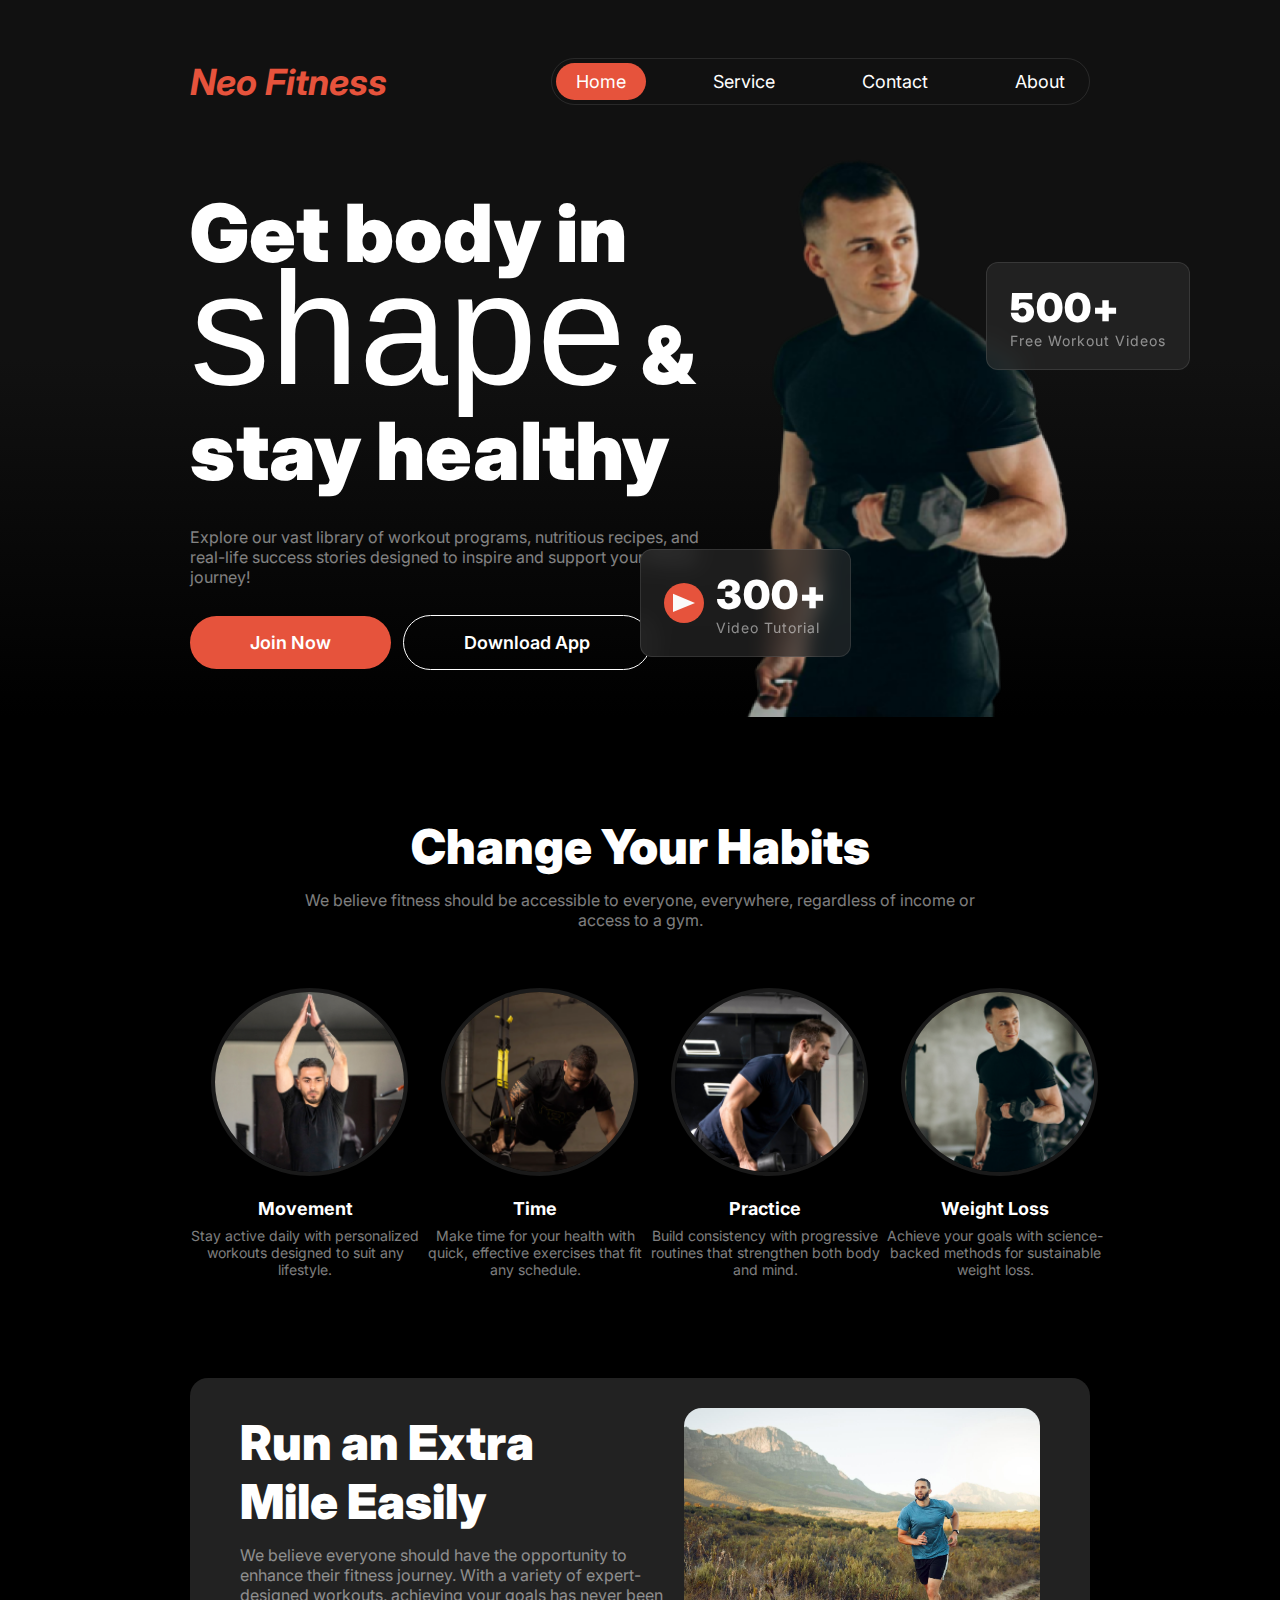
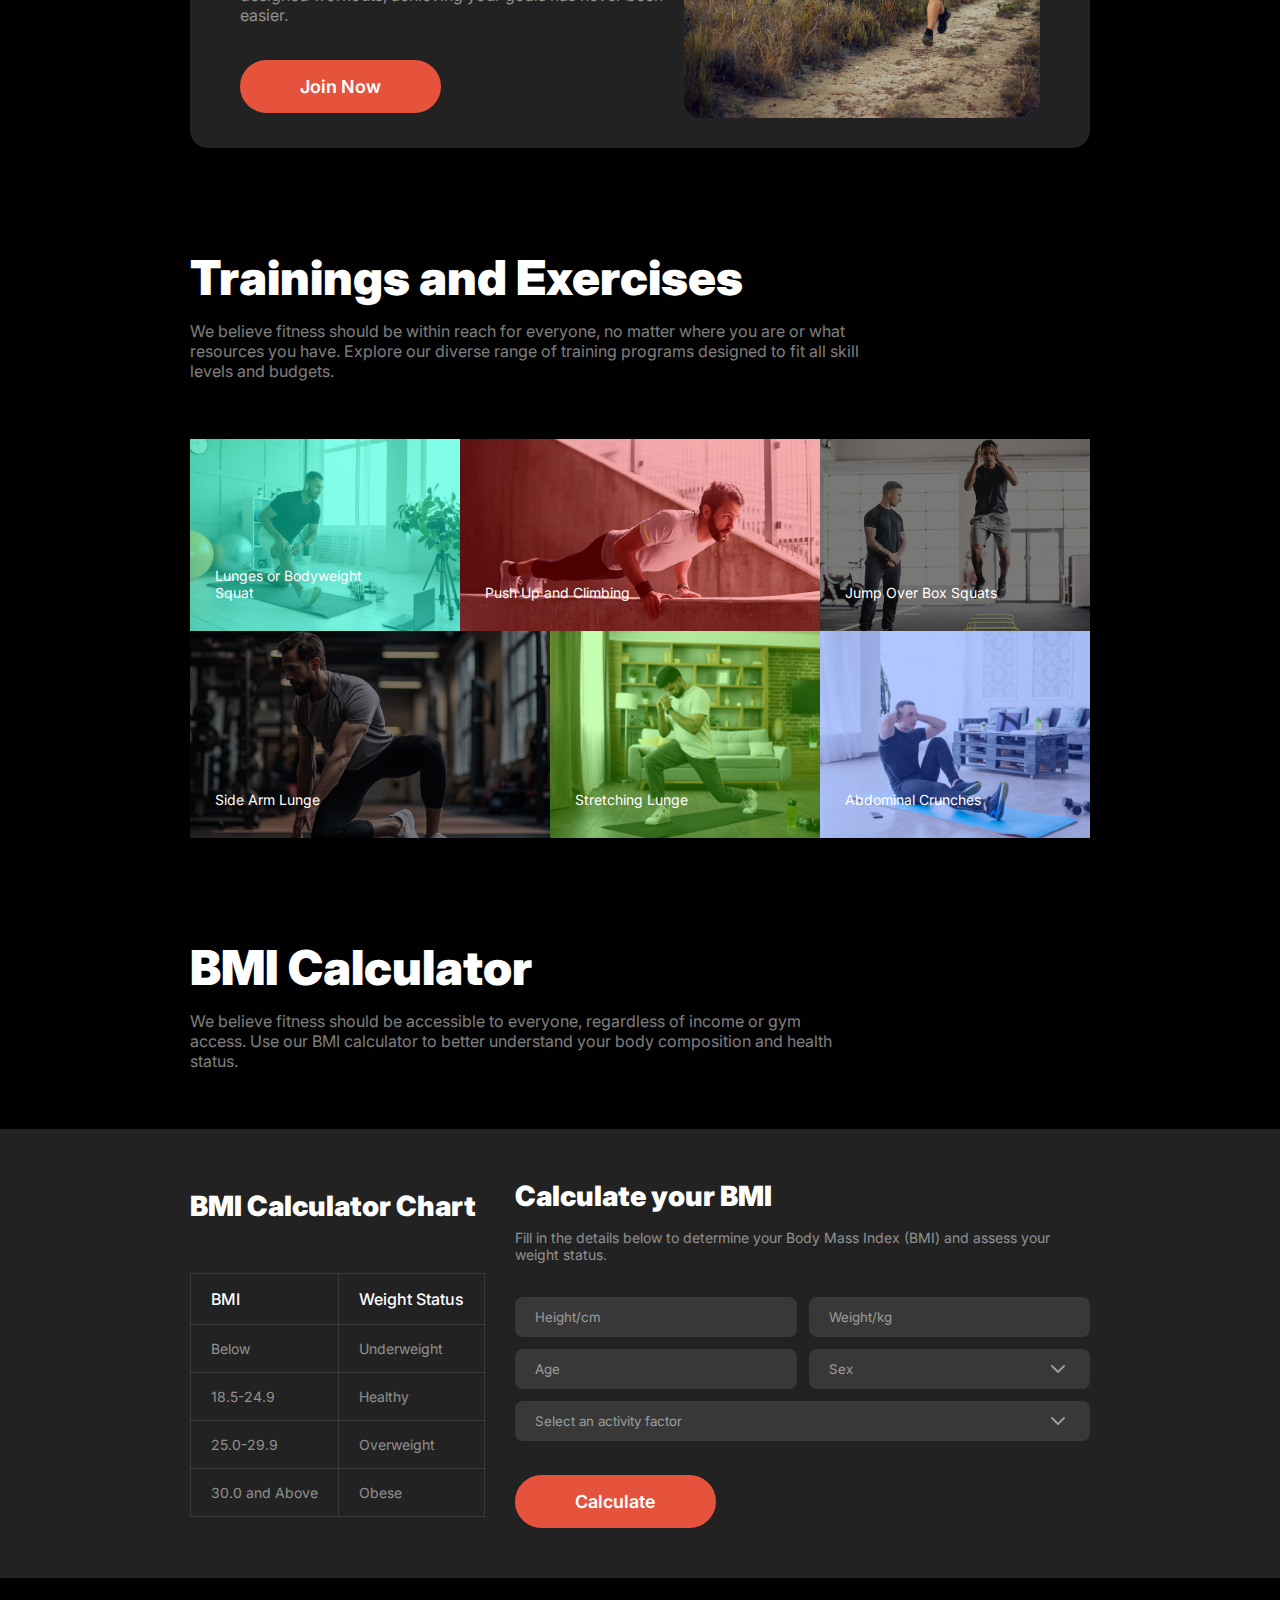
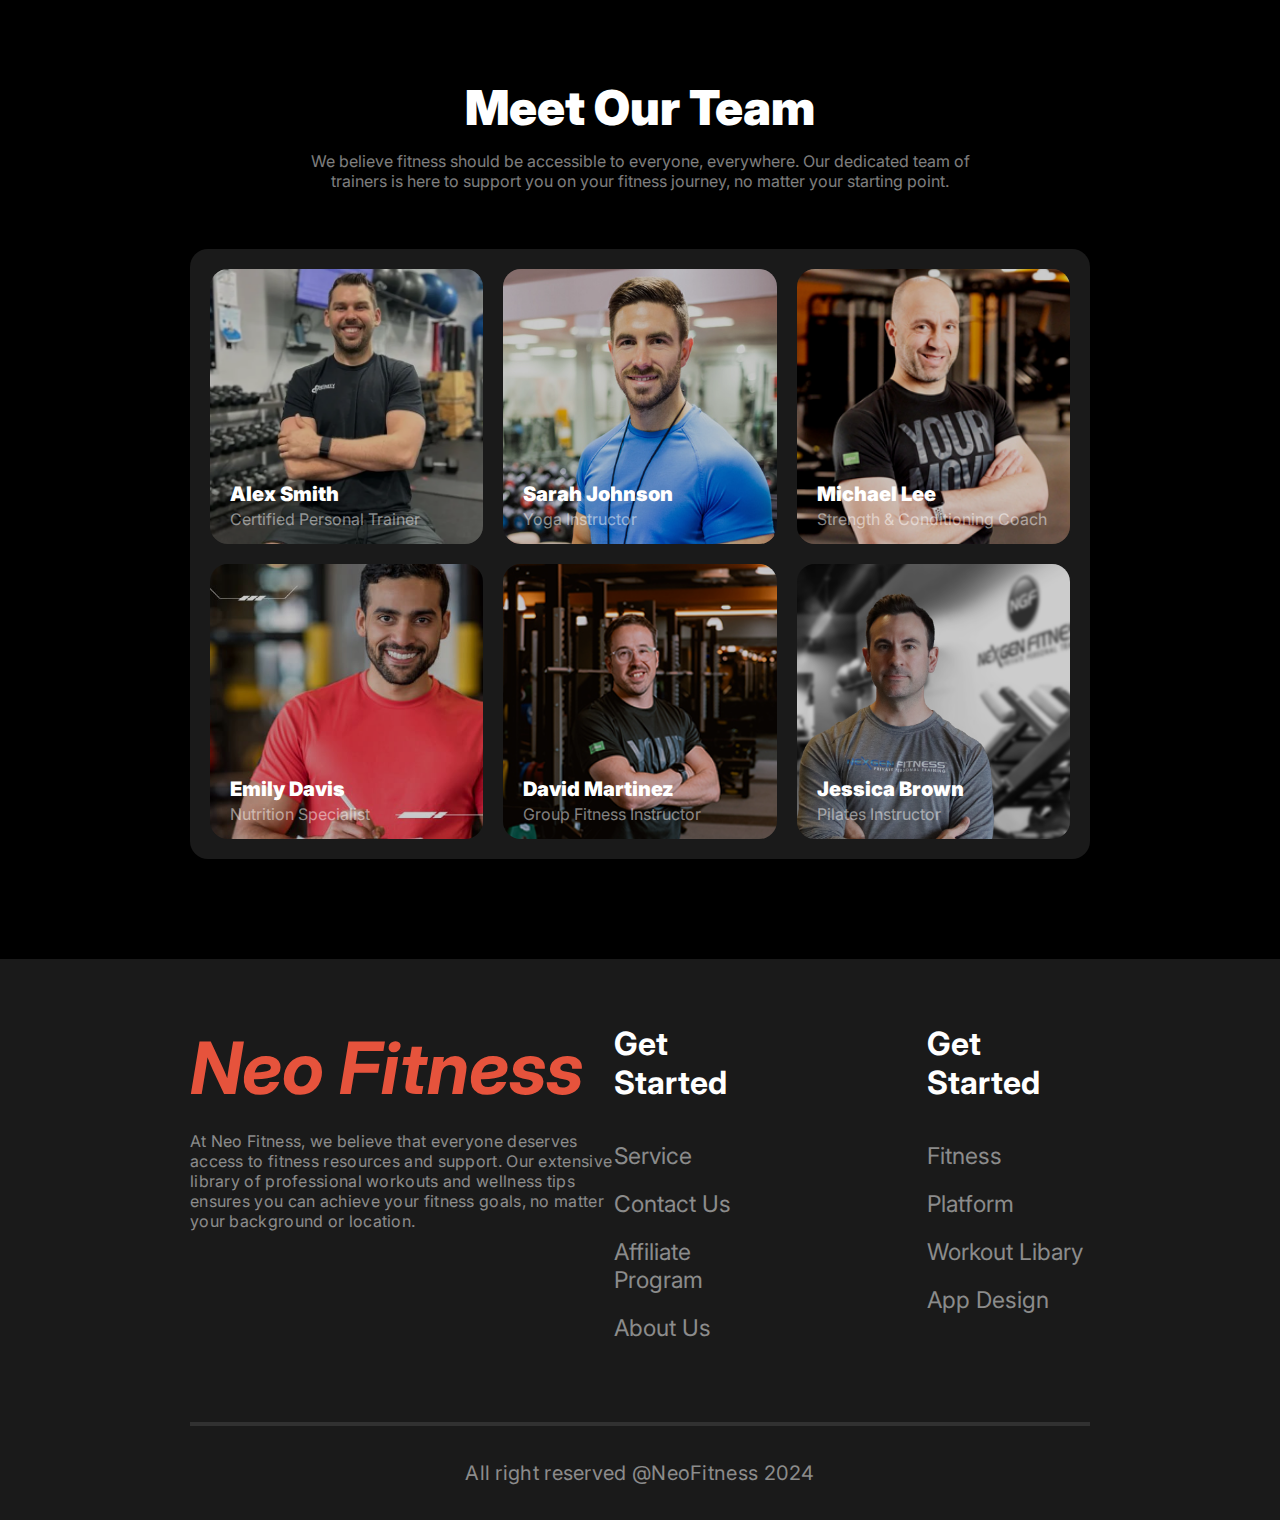
<file: index.html>
<!DOCTYPE html>
<html lang="en">

<head>
    <meta charset="UTF-8">
    <meta name="viewport" content="width=device-width, initial-scale=1.0">
    <title>Neo fitness</title>
    <!-- Link CSS Style Sheet -->
    <link rel="stylesheet" href="style/style.css">

    <!-- Link The Fevicon -->
    <link rel="shortcut icon" href="images/favicon/favicon.ico" type="image/x-icon">
</head>

<body>
    <!-- Header Section Code Start Here -->
    <header>
        <div class="background-overlay full-width-background"></div>

        <!-- Navigation Menu And Logo Code Start Here -->
        <nav>
            <h1>Neo Fitness</h1>
            <div>
                <!-- Humber for mobile View Toggle Menu -->
                <div class="hamburger">&#9776;</div>

                <ul>
                    <li class="active"><a href="#">Home</a></li>
                    <li><a href="#">Service</a></li>
                    <li><a href="#">Contact</a></li>
                    <li><a href="#">About</a></li>
                </ul>
            </div>
        </nav>

        <!-- Hero Banner Section Code Has been Start Here -->
        <section class="hero-container flex-space-between">
            <div class="hero-text-container">
                <h1>Get body in <span class="miama-font">shape</span> & stay healthy</h1>
                <p>Explore our vast library of workout programs, nutritious recipes, and real-life success stories
                    designed to inspire and support your fitness journey!</p>
                <div class="hero-button-container">
                    <button class="btn-main">Join Now</button>
                    <button class="btn-secondary">Download App</button>
                </div>
            </div>


            <!-- Hero Banner Image with the Badge -->
            <div class="hero-image-content-container">
                <div class="hero-image-container">
                    <img src="images/Images 2.png" alt="">
                    <div class="leftbadge badge-style">
                        <div class="dot">
                            <img src="images/Polygon 1.svg" alt="">
                        </div>
                        <div>
                            <h1 class="badge-tag">300+</h1>
                            <p class="badge-text">Video Tutorial</p>
                        </div>
                    </div>
                    <div class="rightbadge badge-style">
                        <h1 class="badge-tag">500+</h1>
                        <p class="badge-text">Free Workout Videos</p>
                    </div>
                </div>
            </div>
        </section>
    </header>

    <!-- -------------------------hEADER Section Finished Here-------------------------- -->


    <!-- Main Code Has Been Start Here -->
    <main>
        <section class="section-start-middle">
            <h1 class="section-title">Change Your Habits</h1>
            <p class="section-description text-align-center">We believe fitness should be accessible to everyone,
                everywhere, regardless
                of income or access to a gym.</p>

            <div class="habit-container flex-space-between">
                <div class="habit-content">
                    <div class="habit-img-container">
                        <img src="images/image 2.png" alt="">
                    </div>
                    <h3 class="habit-title">Movement</h3>
                    <p class="habit-description">Stay active daily with personalized workouts designed to suit any
                        lifestyle.</p>
                </div>
                <div class="habit-content">
                    <div class="habit-img-container">
                        <img src="images/image 3.png" alt="">
                    </div>
                    <h3 class="habit-title">Time</h3>
                    <p class="habit-description">Make time for your health with quick, effective exercises that fit any
                        schedule.</p>
                </div>
                <div class="habit-content">
                    <div class="habit-img-container">
                        <img src="images/image 4.png" alt="">
                    </div>
                    <h3 class="habit-title">Practice</h3>
                    <p class="habit-description">Build consistency with progressive routines that strengthen both body
                        and mind.</p>
                </div>
                <div class="habit-content">
                    <div class="habit-img-container">
                        <img src="images/image 5.png" alt="">
                    </div>
                    <h3 class="habit-title">Weight Loss</h3>
                    <p class="habit-description">Achieve your goals with science-backed methods for sustainable weight
                        loss.</p>
                </div>
            </div>
        </section>


        <!-- Run Section code Start Here -->
        <section class="section-start flex-space-between run-section">
            <div class="run-text-container">
                <h1 class="section-title">Run an Extra <br>Mile Easily</h1>
                <p>We believe everyone should have the opportunity to enhance their fitness journey. With a variety of
                    expert-designed workouts, achieving your goals has never been easier.</p>
                <button class="btn-main">Join Now</button>
            </div>
            <div class="run-img-container">
                <img src="images/run.jpg" alt="">
            </div>
        </section>


        <!-- Bloack Space for Training and Exercise part -->
        <!-- Training And Exercise Code has been Start Here -->
        <section class="section-start">
            <h1 class="section-title">Trainings and Exercises</h1>
            <p class="section-description">We believe fitness should be within reach for everyone, no matter where you
                are or what resources you have. Explore our diverse range of training programs designed to fit all skill
                levels and budgets.</p>


            <div class="exercise-section-grid-container">
                <!-- Grid Image Code Start Here -->
                <div class="first-row-grid">
                    <div class="grid-image-container">
                        <img src="images/exercise1.jpg" alt="">
                        <div class="overlay overlay1">
                            <p>Lunges or Bodyweight Squat</p>
                        </div>
                    </div>
                    <div class="grid-image-container">
                        <img src="images/exercise2.png" alt="">
                        <div class="overlay overlay2">
                            <p>Push Up and Climbing</p>
                        </div>
                    </div>
                    <div class="grid-image-container mobile-view-none">
                        <img src="images/exercise3.png" alt="">
                        <div class="overlay overlay3">
                            <p>Jump Over Box Squats</p>
                        </div>
                    </div>
                </div>

                <div class="second-row-grid">
                    <div class="grid-image-container">
                        <img src="images/exercise4.png" alt="">
                        <div class="overlay overlay4">
                            <p>Side Arm Lunge</p>
                        </div>
                    </div>
                    <div class="grid-image-container">
                        <img src="images/exercise5.jpg" alt="">
                        <div class="overlay overlay5">
                            <p>Stretching Lunge</p>
                        </div>
                    </div>
                    <div class="grid-image-container mobile-view-none">
                        <img src="images/exercise6.jpg" alt="">
                        <div class="overlay overlay6">
                            <p>Abdominal Crunches</p>
                        </div>
                    </div>
                </div>
            </div>
        </section>

        <!-- .................................................... -->


        <!-- BMI Calculator Section Code Start Here -->
        <section class="section-start">
            <h1 class="section-title">BMI Calculator</h1>
            <p class="section-description">We believe fitness should be accessible to everyone, regardless of income or
                gym access. Use our BMI calculator to better understand your body composition and health status.</p>

            <div class="bmi-calculator-background full-width-background">
                <div class="flex-space-between bmi-calculator-container">
                    <div class="chart-content">
                        <h3 class="calculator-h3">BMI Calculator Chart</h3>
                        <table class="bmi-chart-table">
                            <thead>
                                <tr>
                                    <th>BMI</th>
                                    <th>Weight Status</th>
                                </tr>
                            <tbody>
                                <tr>
                                    <td>Below</td>
                                    <td>Underweight</td>
                                </tr>
                                <tr>
                                    <td>18.5-24.9</td>
                                    <td>Healthy</td>
                                </tr>
                                <tr>
                                    <td>25.0-29.9</td>
                                    <td>Overweight</td>
                                </tr>
                                <tr>
                                    <td>30.0 and Above</td>
                                    <td>Obese</td>
                                </tr>
                            </tbody>
                            </thead>
                        </table>
                    </div>

                    <div class="calculator-content">
                        <div class="calculator-heading">
                            <h3 class="calculator-h3">Calculate your BMI</h3>
                            <p>Fill in the details below to determine your Body Mass Index (BMI) and assess your weight
                                status. </p>
                        </div>

                        <form action="" class="calculator-form">
                            <div class="form-group">
                                <input type="text" placeholder="Height/cm">
                                <input type="text" placeholder="Weight/kg">
                            </div>
                            <div class="form-group">
                                <input type="text" placeholder="Age">
                                <select name="" id="" class="dropdown">
                                    <option value="none">Sex</option>
                                    <option value="">Male</option>
                                    <option value="">Female</option>
                                    <option value="">Other</option>
                                </select>
                            </div>
                            <div class="form-group-single">
                                <select name="" id="" class="dropdown">
                                    <option value="none">Select an activity factor</option>
                                    <option value="sedentary">Sedentary</option>
                                    <option value="lightly-active">Lightly Active</option>
                                    <option value="moderately-active">Moderately Active</option>
                                    <option value="very-active">Very Active</option>
                                    <option value="super-active">Super Active</option>
                                </select>
                            </div>

                            <button class="btn-main">Calculate</button>
                        </form>
                    </div>
                </div>
            </div>
        </section>


        <!-- Trainer section Code Start Here -->
        <section class="section-start-middle">
            <h1 class="section-title">Meet Our Team</h1>
            <p class="section-description text-align-center ">We believe fitness should be accessible to everyone,
                everywhere. Our dedicated team of trainers is here to support you on your fitness journey, no matter
                your starting point.</p>

            <div class="team-container">
                <div class="trainer-img-container">
                    <img src="images/trainer1.png" alt="">
                    <div class="trainer-overlay">
                        <div class="name-designation">
                            <h3 class="trainer-name">Alex Smith</h3>
                            <p class="trainer-designation">Certified Personal Trainer</p>
                        </div>
                    </div>
                </div>
                <div class="trainer-img-container">
                    <img src="images/trainer2.png" alt="">
                    <div class="trainer-overlay">
                        <div class="name-designation">
                            <h3 class="trainer-name">Sarah Johnson</h3>
                            <p class="trainer-designation">Yoga Instructor</p>
                        </div>
                    </div>
                </div>
                <div class="trainer-img-container">
                    <img src="images/trainer3.png" alt="">
                    <div class="trainer-overlay">
                        <div class="name-designation">
                            <h3 class="trainer-name">Michael Lee</h3>
                            <p class="trainer-designation">Strength & Conditioning Coach</p>
                        </div>
                    </div>
                </div>
                <div class="trainer-img-container">
                    <img src="images/trainer4.png" alt="">
                    <div class="trainer-overlay">
                        <div class="name-designation">
                            <h3 class="trainer-name">Emily Davis</h3>
                            <p class="trainer-designation">Nutrition Specialist</p>
                        </div>
                    </div>
                </div>
                <div class="trainer-img-container">
                    <img src="images/trainer5.png" alt="">
                    <div class="trainer-overlay">
                        <div class="name-designation">
                            <h3 class="trainer-name">David Martinez</h3>
                            <p class="trainer-designation">Group Fitness Instructor</p>
                        </div>
                    </div>
                </div>
                <div class="trainer-img-container">
                    <img src="images/trainer6.png" alt="">
                    <div class="trainer-overlay">
                        <div class="name-designation">
                            <h3 class="trainer-name">Jessica Brown</h3>
                            <p class="trainer-designation">Pilates Instructor</p>
                        </div>
                    </div>
                </div>
            </div>
        </section>

    </main>


    <!-- Footer Section Code Start Here -->
    <footer class="section-start full-width-background">
        <div class="footer-container">
            <div class="footer-content">
                <div class="footer-logo-description">
                    <h1>Neo Fitness</h1>
                    <p>At Neo Fitness, we believe that everyone deserves access to fitness resources and support. Our
                        extensive library of professional workouts and wellness tips ensures you can achieve your
                        fitness goals, no matter your background or location.</p>
                </div>
                <div class="footer-menu-container">
                    <div>
                        <h3 class="get-started">Get Started</h3>
                        <ul>
                            <li><a href="">Service</a></li>
                            <li><a href="">Contact Us</a></li>
                            <li><a href="">Affiliate Program</a></li>
                            <li><a href="">About Us</a></li>
                        </ul>
                    </div>
                    <div>
                        <h3 class="get-started">Get Started</h3>
                        <ul>
                            <li><a href="">Fitness</a></li>
                            <li><a href="">Platform</a></li>
                            <li><a href="">Workout Libary</a></li>
                            <li><a href="">App Design</a></li>
                        </ul>
                    </div>
                </div>
            </div>
            <hr>
            <p class="footer-right-text">All right reserved @NeoFitness 2024</p>
        </div>
    </footer>



</body>

</html>
</file>
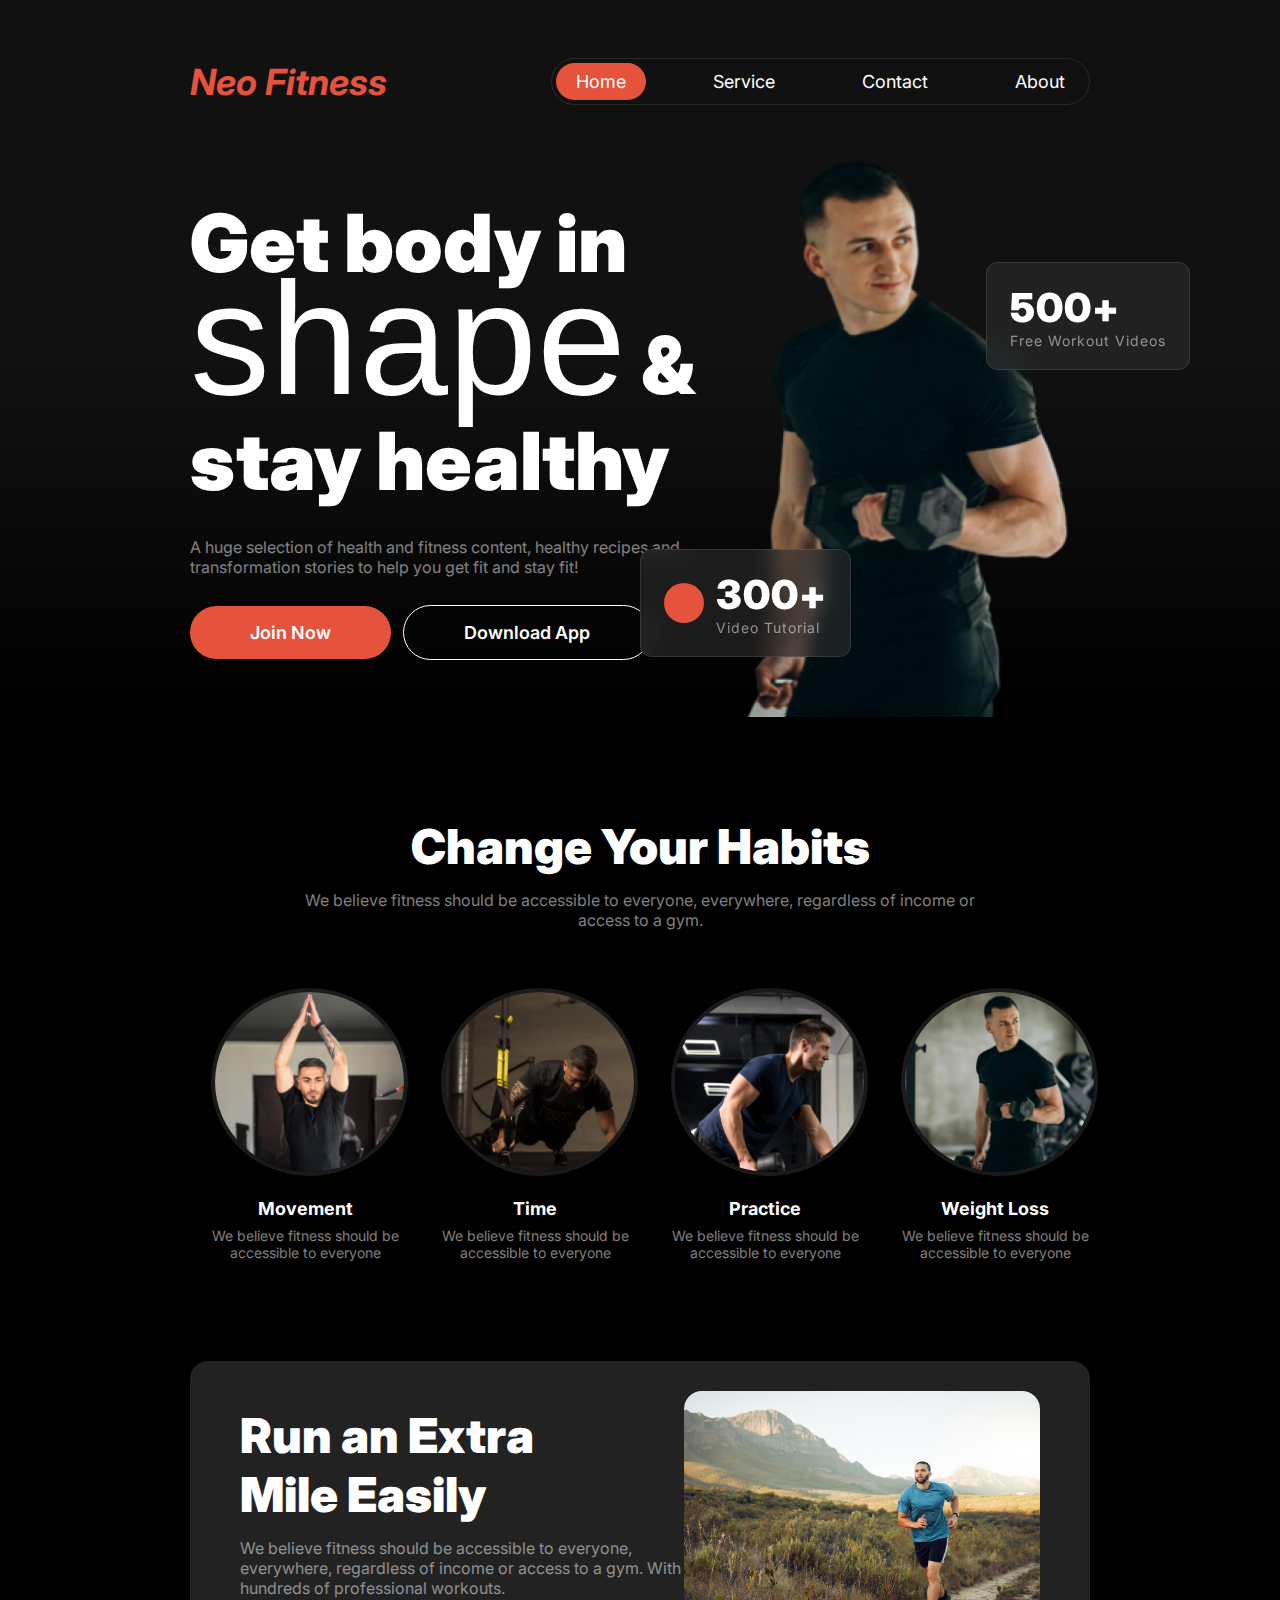
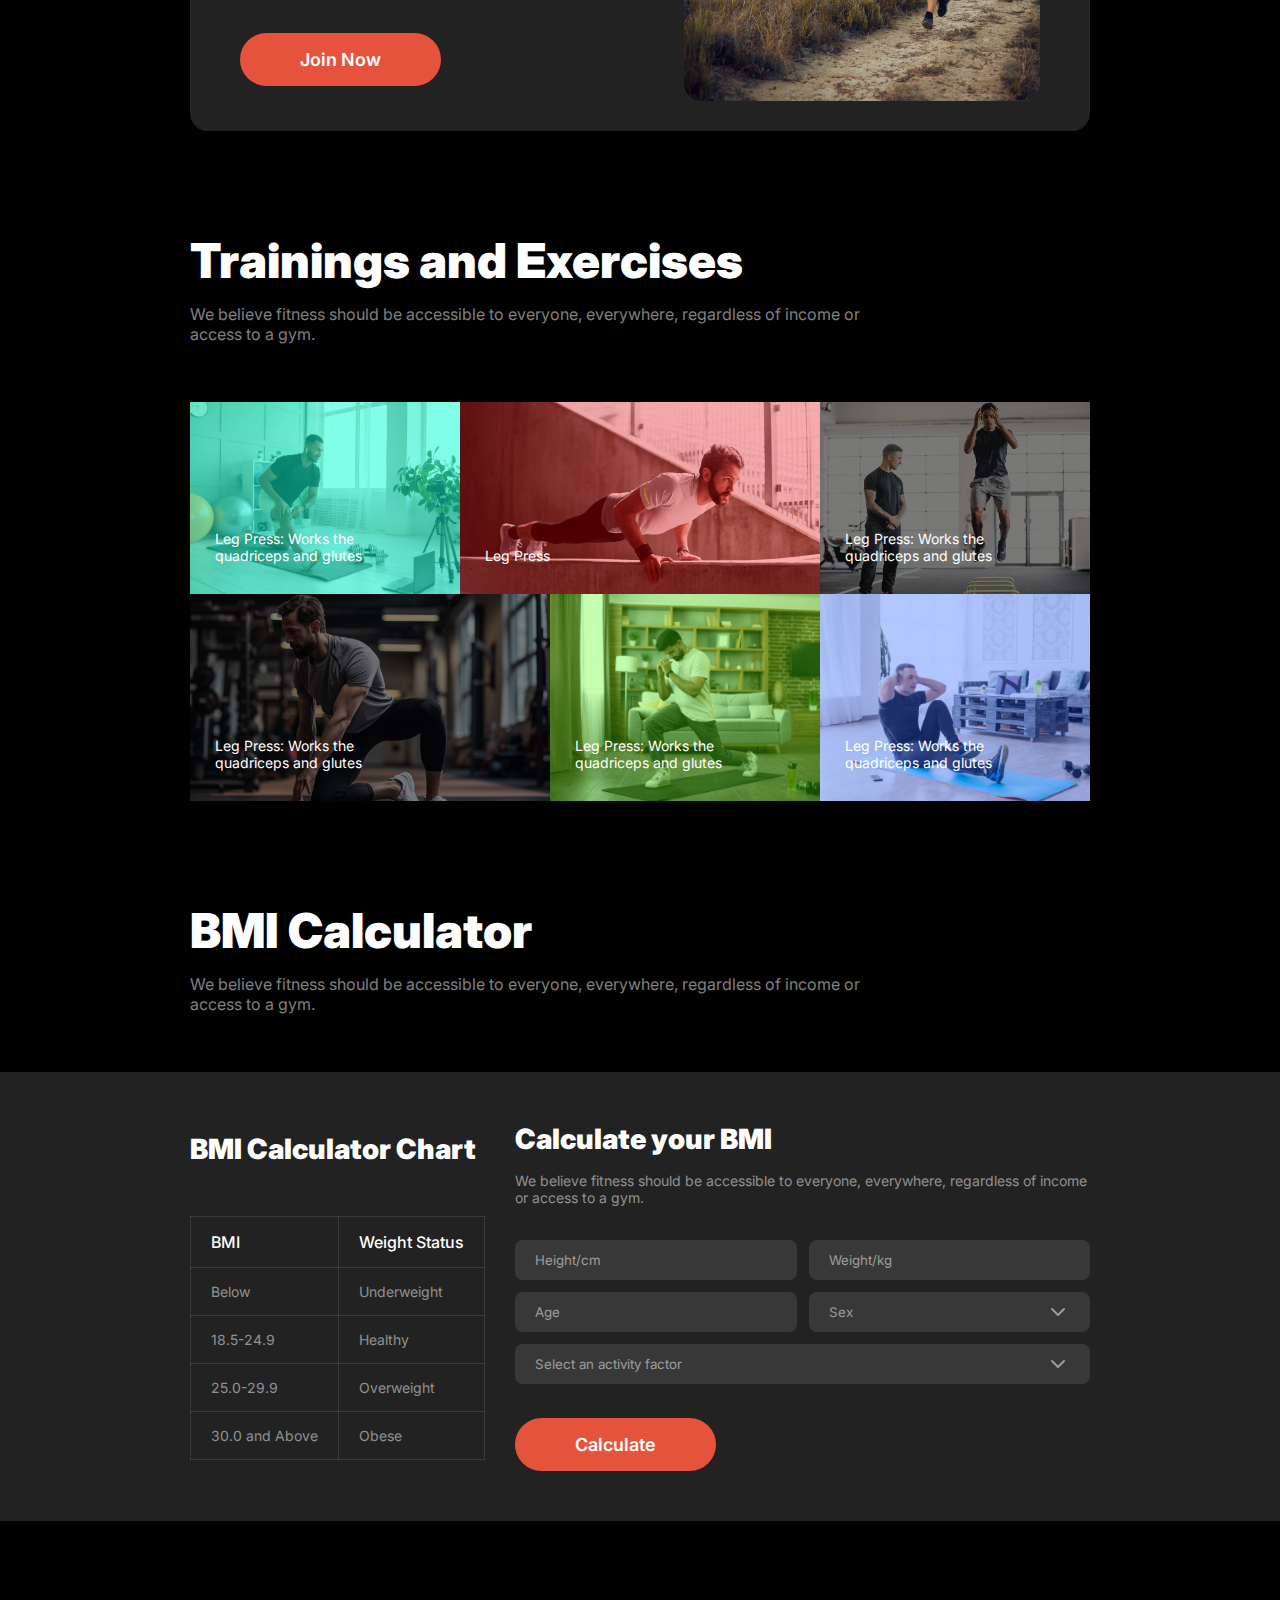
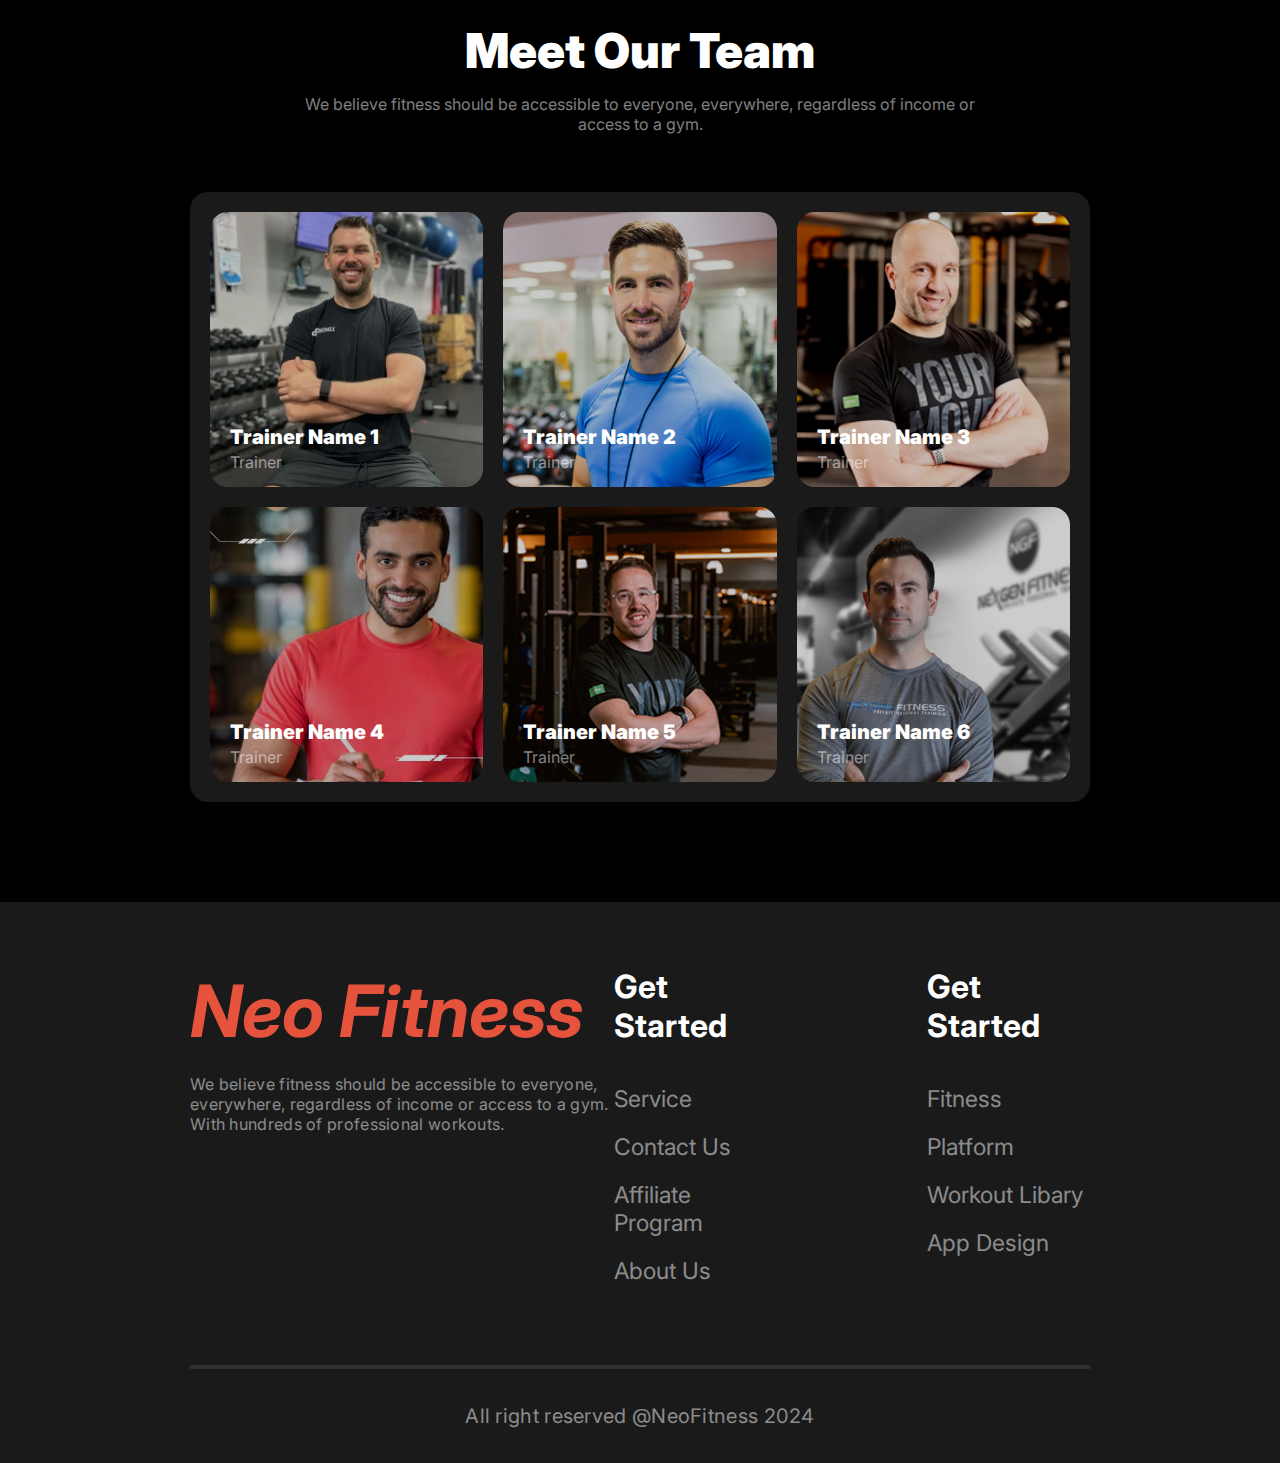
<file: index-fix.html>
<!DOCTYPE html>
<html lang="en">

<head>
    <meta charset="UTF-8">
    <meta name="viewport" content="width=device-width, initial-scale=1.0">
    <title>Neo fitness</title>
    <link rel="stylesheet" href="style/style.css">
</head>

<body>
    <!-- Header Section Code Start Here -->
    <header>
        <div class="background-overlay full-width-background"></div>
        <nav>
            <h1>Neo Fitness</h1>
            <ul>
                <li class="active"><a href="#">Home</a></li>
                <li><a href="#">Service</a></li>
                <li><a href="#">Contact</a></li>
                <li><a href="#">About</a></li>
            </ul>
        </nav>
        <section class="hero-container flex-space-between">
            <div class="hero-text-container">
                <h1>Get body in <span class="miama-font">shape</span> & stay healthy</h1>
                <p>A huge selection of health and fitness content, healthy recipes and transformation stories to
                    help
                    you get fit and stay fit!</p>
                <div class="hero-button-container">
                    <button class="btn-main">Join Now</button>
                    <button class="btn-secondary">Download App</button>
                </div>
            </div>
            <div class="hero-image-container">
                <img src="images/Images 2.png" alt="">
                <div class="leftbadge badge-style">
                    <div class="dot"></div>
                    <div>
                        <h1 class="badge-tag">300+</h1>
                        <p class="badge-text">Video Tutorial</p>
                    </div>
                </div>
                <div class="rightbadge badge-style">
                    <h1 class="badge-tag">500+</h1>
                    <p class="badge-text">Free Workout Videos</p>
                </div>
            </div>
        </section>
    </header>


    <!-- Main Section Code Start Here -->
    <main>
        <section class="section-start-middle">
            <h1 class="section-title">Change Your Habits</h1>
            <p class="section-description text-align-center">We believe fitness should be accessible to everyone,
                everywhere, regardless
                of income or access to a gym.</p>

            <div class="habit-container flex-space-between">
                <div class="habit-content">
                    <div class="habit-img-container">
                        <img src="images/image 2.png" alt="">
                    </div>
                    <h3 class="habit-title">Movement</h3>
                    <p class="habit-description">We believe fitness should be accessible to everyone</p>
                </div>
                <div class="habit-content">
                    <div class="habit-img-container">
                        <img src="images/image 3.png" alt="">
                    </div>
                    <h3 class="habit-title">Time</h3>
                    <p class="habit-description">We believe fitness should be accessible to everyone</p>
                </div>
                <div class="habit-content">
                    <div class="habit-img-container">
                        <img src="images/image 4.png" alt="">
                    </div>
                    <h3 class="habit-title">Practice</h3>
                    <p class="habit-description">We believe fitness should be accessible to everyone</p>
                </div>
                <div class="habit-content">
                    <div class="habit-img-container">
                        <img src="images/image 5.png" alt="">
                    </div>
                    <h3 class="habit-title">Weight Loss</h3>
                    <p class="habit-description">We believe fitness should be accessible to everyone</p>
                </div>
            </div>
        </section>


        <!-- Run Section code Start Here -->
        <section class="section-start flex-space-between run-section">
            <div class="run-text-container">
                <h1 class="section-title">Run an Extra <br>Mile Easily</h1>
                <p>We believe fitness should be accessible to everyone, everywhere, regardless of income or access to a
                    gym.
                    With hundreds of professional workouts.</p>
                <button class="btn-main">Join Now</button>
            </div>
            <div class="run-img-container">
                <img src="images/run.jpg" alt="">
            </div>
        </section>


        <!-- Training And Exercise Code has been Start Here -->
        <section class="section-start">
            <h1 class="section-title">Trainings and Exercises</h1>
            <p class="section-description">We believe fitness should be accessible to everyone, everywhere, regardless
                of income or access to a gym.</p>


            <!-- Grid Image Code Start Here -->
            <div class="first-row-grid">
                <div class="grid-image-container">
                    <img src="images/exercise1.jpg" alt="">
                    <div class="overlay overlay1">
                        <p>Leg Press: Works the quadriceps and glutes</p>
                    </div>
                </div>
                <div class="grid-image-container">
                    <img src="images/exercise2.png" alt="">
                    <div class="overlay overlay2">
                        <p>Leg Press</p>
                    </div>
                </div>
                <div class="grid-image-container mobile-view-none">
                    <img src="images/exercise3.png" alt="">
                    <div class="overlay overlay3">
                        <p>Leg Press: Works the quadriceps and glutes</p>
                    </div>
                </div>
            </div>

            <div class="second-row-grid">
                <div class="grid-image-container">
                    <img src="images/exercise4.png" alt="">
                    <div class="overlay overlay4">
                        <p>Leg Press: Works the quadriceps and glutes</p>
                    </div>
                </div>
                <div class="grid-image-container">
                    <img src="images/exercise5.jpg" alt="">
                    <div class="overlay overlay5">
                        <p>Leg Press: Works the quadriceps and glutes</p>
                    </div>
                </div>
                <div class="grid-image-container mobile-view-none">
                    <img src="images/exercise6.jpg" alt="">
                    <div class="overlay overlay6">
                        <p>Leg Press: Works the quadriceps and glutes</p>
                    </div>
                </div>
            </div>
        </section>

        <!-- BMI Calculator Section Code Start Here -->
        <section class="section-start">
            <h1 class="section-title">BMI Calculator</h1>
            <p class="section-description">We believe fitness should be accessible to everyone, everywhere, regardless
                of income or access to a gym.</p>

            <div class="bmi-calculator-background full-width-background">
                <div class="flex-space-between bmi-calculator-container">
                    <div class="chart-content">
                        <h3 class="calculator-h3">BMI Calculator Chart</h3>
                        <table class="bmi-chart-table">
                            <thead>
                                <tr>
                                    <th>BMI</th>
                                    <th>Weight Status</th>
                                </tr>
                            <tbody>
                                <tr>
                                    <td>Below</td>
                                    <td>Underweight</td>
                                </tr>
                                <tr>
                                    <td>18.5-24.9</td>
                                    <td>Healthy</td>
                                </tr>
                                <tr>
                                    <td>25.0-29.9</td>
                                    <td>Overweight</td>
                                </tr>
                                <tr>
                                    <td>30.0 and Above</td>
                                    <td>Obese</td>
                                </tr>
                            </tbody>
                            </thead>
                        </table>
                    </div>

                    <div class="calculator-content">
                        <div class="calculator-heading">
                            <h3 class="calculator-h3">Calculate your BMI</h3>
                            <p>We believe fitness should be accessible to everyone, everywhere, regardless of income or
                                access
                                to a gym. </p>
                        </div>

                        <form action="" class="calculator-form">
                            <div class="form-group">
                                <input type="text" placeholder="Height/cm">
                                <input type="text" placeholder="Weight/kg">
                            </div>
                            <div class="form-group">
                                <input type="text" placeholder="Age">
                                <select name="" id="" class="dropdown">
                                    <option value="none">Sex</option>
                                    <option value="">Male</option>
                                    <option value="">Female</option>
                                    <option value="">Other</option>
                                </select>
                            </div>
                            <div class="form-group-single">
                                <select name="" id="" class="dropdown">
                                    <option value="none">Select an activity factor</option>
                                    <option value="sedentary">Sedentary</option>
                                    <option value="lightly-active">Lightly Active</option>
                                    <option value="moderately-active">Moderately Active</option>
                                    <option value="very-active">Very Active</option>
                                    <option value="super-active">Super Active</option>
                                </select>
                            </div>

                            <button class="btn-main">Calculate</button>
                        </form>
                    </div>
                </div>
            </div>
        </section>

        <!-- Trainer section Code Start Here -->
        <section class="section-start-middle">
            <h1 class="section-title">Meet Our Team</h1>
            <p class="section-description text-align-center ">We believe fitness should be accessible to everyone,
                everywhere, regardless
                of income or access to a gym.</p>

            <div class="team-container">
                <div class="trainer-img-container">
                    <img src="images/trainer1.png" alt="">
                    <div class="trainer-overlay">
                        <div class="name-designation">
                            <h3 class="trainer-name">Trainer Name 1</h3>
                            <p class="trainer-designation">Trainer</p>
                        </div>
                    </div>
                </div>
                <div class="trainer-img-container">
                    <img src="images/trainer2.png" alt="">
                    <div class="trainer-overlay">
                        <div class="name-designation">
                            <h3 class="trainer-name">Trainer Name 2</h3>
                            <p class="trainer-designation">Trainer</p>
                        </div>
                    </div>
                </div>
                <div class="trainer-img-container">
                    <img src="images/trainer3.png" alt="">
                    <div class="trainer-overlay">
                        <div class="name-designation">
                            <h3 class="trainer-name">Trainer Name 3</h3>
                            <p class="trainer-designation">Trainer</p>
                        </div>
                    </div>
                </div>
                <div class="trainer-img-container">
                    <img src="images/trainer4.png" alt="">
                    <div class="trainer-overlay">
                        <div class="name-designation">
                            <h3 class="trainer-name">Trainer Name 4</h3>
                            <p class="trainer-designation">Trainer</p>
                        </div>
                    </div>
                </div>
                <div class="trainer-img-container">
                    <img src="images/trainer5.png" alt="">
                    <div class="trainer-overlay">
                        <div class="name-designation">
                            <h3 class="trainer-name">Trainer Name 5</h3>
                            <p class="trainer-designation">Trainer</p>
                        </div>
                    </div>
                </div>
                <div class="trainer-img-container">
                    <img src="images/trainer6.png" alt="">
                    <div class="trainer-overlay">
                        <div class="name-designation">
                            <h3 class="trainer-name">Trainer Name 6</h3>
                            <p class="trainer-designation">Trainer</p>
                        </div>
                    </div>
                </div>
            </div>
        </section>
    </main>


    <!-- Footer Section Code Start Here -->
    <footer class="section-start full-width-background">
        <div class="footer-container">
            <div class="footer-content">
                <div class="footer-logo-description">
                    <h1>Neo Fitness</h1>
                    <p>We believe fitness should be accessible to everyone, everywhere, regardless of income or access
                        to a
                        gym.
                        With hundreds of professional workouts.</p>
                </div>
                <div class="footer-menu-container">
                    <div>
                        <h3 class="get-started">Get Started</h3>
                        <ul>
                            <li><a href="">Service</a></li>
                            <li><a href="">Contact Us</a></li>
                            <li><a href="">Affiliate Program</a></li>
                            <li><a href="">About Us</a></li>
                        </ul>
                    </div>
                    <div>
                        <h3 class="get-started">Get Started</h3>
                        <ul>
                            <li><a href="">Fitness</a></li>
                            <li><a href="">Platform</a></li>
                            <li><a href="">Workout Libary</a></li>
                            <li><a href="">App Design</a></li>
                        </ul>
                    </div>
                </div>
            </div>
            <hr>
            <p class="footer-right-text">All right reserved @NeoFitness 2024</p>
        </div>
    </footer>
</body>

</html>
</file>
<file: style/style.css>
/* Font Import For the Webpage */

@import url('https://fonts.googleapis.com/css2?family=Inter:ital,opsz,wght@0,14..32,100..900;1,14..32,100..900&display=swap');

@import url('https://fonts.cdnfonts.com/css/miama');


/* Commont Css Design Start Here */

/* Root Elements Are Here */
:root{
    --primary-color: #fff;
    --secondary-color: #E6533C;
    --background-color: #000;
    --text-color: rgba(255, 255, 255, 0.50);
    --text-size: 0.875rem;
}

*{
    font-family: "Inter", sans-serif;
    margin: 0px;
    padding: 0px;
}


h1,.h2, h3, h4, h5, h6, p{
    margin: 0px;
    padding: 0px;
}

p{
    color: var(--text-color);
}

.miama-font{
    font-family: 'Miama', sans-serif;
    font-weight: 400;
    font-size: 10rem;
}

img{
    height: 100%;
    width: 100%;
    object-fit: cover;
}


/* --------------Common Design End Here----------------*/



/* Custom Class Style is Start Here */
.btn-main{
    color: var(--primary-color);
    background-color: var(--secondary-color);
    font-size: 1.125rem;
    font-weight: 600;
    padding: 16px 60px;
    border-radius: 42px;
    border: none;
}
.btn-secondary{
    color: var(--primary-color);
    background-color: transparent;
    font-size: 1.125rem;
    font-weight: 600;
    padding: 16px 60px;
    border: 1px solid var(--primary-color);
    border-radius: 42px;
}

.text-align-center{
    text-align: center;
}

.section-start{
    margin-top: 100px;
}

.section-start-middle{
    margin-top: 100px;
    display: flex;
    flex-direction: column;
    align-items: center; 
}

.section-title{
    margin-bottom: 14px;
    font-size: 3rem;
    font-weight: 900;
}

.section-description{
    max-width: 670px;
    color: var(--text-color);
    font-size: 1rem;
    margin-bottom: 58px;
}

.flex-space-between{
    display: flex;
    align-items: center;
    justify-content: space-between;
}

.full-width-background{
    width: calc(100% + 380px);
    margin-left: -190px;
    left: 0;
    right: 0;
}

/* ------------------Cumtom Class Design Ends Here--------------- */




/* --------------Webpage Design Start Here----------------- */

body{
    padding: 0px 190px;
    background-color: var(--background-color);
    color: var(--primary-color);
}

header {
    height: max-content;
    width: 100%;
    position: relative;
}

.background-overlay {
    position: absolute;
    top: 0;
    height: 100%;
    background: linear-gradient(180deg, #111 50%, rgba(119, 119, 119, 0.00) 100%);
    background-size: cover;
    background-position: center;
    background-repeat: no-repeat;
}

nav, .hero-container {
    position: relative;
    z-index: 2;
    width: 100%;
}



/* Navbar Menu Design Start here */

nav{
    padding-top: 58px;
    display: flex;
    align-items: center;
    justify-content: space-between;
}
nav h1{
    color: var(--secondary-color);
    font-style: italic;
    font-size: 2.25rem;
}

nav ul{
    display: flex;
    gap: 47px;
    border-radius: 39px;
    border: 1px solid rgba(255, 255, 255, 0.10);
    padding: 4px;
    margin: 0px;
}
nav ul li{
    list-style: none;
    padding: 8px 20px;
}

nav ul li a {
    text-decoration: none;
    color: var(--primary-color);
    font-size: 1.125rem;
}

.active{
    border-radius: 46px;
    background: var(--secondary-color);
}

.hamburger{
    font-size: 1.5rem;
    color: var(--primary-color);
    display: none;
    cursor: pointer;
}

/* Hero Section Design Start Here */
.hero-container{
    margin-top: 2rem;
}

.hero-text-container{
    width: 520px;
    height: auto;
    display: flex;
    flex-direction: column;
    gap: 28px;
}

.hero-text-container h1{
    font-size: 5rem;
    font-weight: 900;
    line-height: 120%;
}

.hero-text-container p{
    font-size: 1rem;
}


.hero-button-container{
    display: flex;
    align-items: center;
    gap:12px;
}

.hero-image-container{
    height: 580px;
    width: 350px;
    position: relative;
}

.badge-style{
    border-radius: 12px;
    border: 1px solid rgba(255, 255, 255, 0.10);
    background: rgba(48, 48, 48, 0.54);
    backdrop-filter: blur(10px);
    padding: 20px 23px;
}

.leftbadge{
    position: absolute;
    bottom: 60px;
    left: -100px;
    display: flex;
    align-items: center;
    gap: 12px;
}

.rightbadge{
    position: absolute;
    top: 125px;
    right: -100px;
}

.badge-tag{
    font-size: 2.5rem;
    font-weight: 900;
    letter-spacing: 1px;

}

.badge-text{
    font-size: var(--text-size);
    letter-spacing: 1px;
}

.dot{
    background-color: var(--secondary-color);
    width: 40px;
    height: 40px;
    border-radius: 50%;
    display: flex;
    align-items: center;
    justify-content: center;
}

.dot img{
    height: 20px;
    width: auto;
}


/* -----------Header Section Design End Here------------- */



/* ----------Main Section Design Start Here--------------- */

/* Habbit section Design Start Here */

.habit-container{
    width: 100%;
}

.habit-content{
    display: flex;
    flex-direction: column;
    align-items: center;
}

.habit-img-container{
    height: 180px;
    margin-bottom: 30px;
}

.habit-img-container img{
    border: 4px solid rgba(255, 255, 255, 0.10);
    border-radius: 50%;
    height: 100%;
    width: 100%;
    object-fit: cover;
}

.habit-title{
    font-size: 1.125rem;
    margin-bottom: 0.5rem;
}

.habit-description{
    width: 230px;
    font-size: var(--text-size);
    text-align: center;
}

/* ----------------------------------- */

/* Run Section Design Start Here */
.run-section{
    border-radius: 18px;
    background: #222;
    padding: 30px 50px;
}

.run-text-container{
    width: 450px;
}

.run-text-container p{
    margin-bottom: 35px;
}

.run-img-container{
    width: 360px;
    height: 310px;
}

.run-img-container img{
    border-radius: 18px;
}

/* ---------------------------------- */


/* Training and Exercise Section Design Start here */

.exercise-section-grid-container{
    width: 100%;
    overflow: hidden;
}

.first-row-grid{
    display: grid;
    grid-template-columns: 30% 40% 30%;
}

.second-row-grid{
    display: grid;
    grid-template-columns: 40% 30% 30%;
}

.grid-image-container{
    position: relative;
}

.overlay{
    position: absolute;
    top: 0;
    height: 100%;
    width: 100%;
}

.overlay1{
    background-color:rgba(6, 255, 210, 0.50);
}

.overlay2{
    background-color: rgba(255, 0, 0, 0.30);
}

.overlay3{
    background-color: rgba(0, 0, 0, 0.50);
}

.overlay4{
    background-color: rgba(0, 0, 0, 0.50);
}

.overlay5{
    background-color: rgba(66, 255, 0, 0.30);
}

.overlay6{
    background-color: rgba(0, 71, 255, 0.30);
}

.overlay p{
    position: absolute;
    bottom: 30px;
    left:25px;
    width: 175px;
    color: #fff;
    font-size: var(--text-size);
} 


/* ---------------------------------------------- */

/* BMI Calculator Section Design Start Here */

/* BMI Table Chart Design Start here */
.bmi-calculator-background{
    background-color: #222;
}

.bmi-calculator-container{
    padding: 50px 190px;
}


.bmi-chart-table{
    margin-top: 50px;
    border-collapse: collapse;
}

.bmi-chart-table th, .bmi-chart-table td{
    padding: 15px 20px;
    text-align: left;
    border: 1px solid rgba(255, 255, 255, 0.10);;
}

.bmi-chart-table th{
    font-size: 1rem;
    font-weight: 500;
}

.bmi-chart-table td{
    font-size: var(--text-size);
    color: var(--text-color);
}
 

/* BMI Calculator Design Start Here */
.calculator-content{
    width: 575px;
}

.calculator-h3{
    font-size: 1.75rem;
    font-weight: 900;
}

.calculator-heading p{
    font-size: var(--text-size);
    margin-top: 1rem;
}

.calculator-form{
    margin-top: 34px;
}

.form-group{
    display: grid;
    grid-template-columns: repeat(2, 1fr);
    width: 100%;
    gap:12px;
    margin-bottom: 12px;
}

.form-group-single{
    display: grid;
    margin-bottom: 34px;
} 

.form-group input, .dropdown{
    padding: 12px 20px;
    border-radius: 8px;
    background-color: rgba(255, 255, 255, 0.10);
    border: none;
    outline: none;
    color: var(--text-color);
    width: 100%;
    box-sizing: border-box;
}

.dropdown{
    appearance: none;
    background-image: url(../images/chevron-down.svg);
    background-repeat: no-repeat;
    background-position: right 20px center;
    background-size: 24px;
}



.form-group input::placeholder{
    color: var(--text-color);
}

.dropdown option{
    background-color: #222;
    color: var(--text-size);
}



/* -------------------------------------------- */


/* Trainer Team Section Design Start Here */
.team-container{
    display: grid;
    grid-template-columns: repeat(3, 1fr);
    gap: 20px;
    background-color: rgba(255, 255, 255, 0.10);    ;
    padding: 20px;
    border-radius: 18px;
}

.trainer-img-container{
    height: 275px;
    width: auto;
    position: relative;
}

.trainer-img-container img{
    border-radius: 18px;
}

.trainer-overlay{
    position: absolute;
    background-color: rgba(0, 0, 0, 0.2);
    border-radius: 18px;
    top: 0;
    height: 100%;
    width: 100%;
}

.name-designation{
    position: absolute;
    bottom: 15px;
    left: 20px;
}

.trainer-name{
    font-size: 20px;
    font-weight: 900;
    margin-bottom: 3px;
}

.trainer-designation{
    text-align: var(--text-size);
}


/* ----------------------------------------- */


/* Footer Design Start Here */
footer{
    background-color: rgba(255, 255, 255, 0.10);
}

.footer-container{
    padding: 65px 190px 35px 190px;
}

.footer-content{
    display: flex;
    justify-content: space-between;
}

.footer-logo-description{
    width: 443px;
}

.footer-logo-description h1{
    color: var(--secondary-color);
    font-size: 4.5rem;
    font-style: italic;
    margin-bottom: 20px;
}

.footer-logo-description p{
    letter-spacing: 0.3px;
}

.footer-menu-container{
    display: flex;
    gap: 150px;
}

.get-started{
    font-size: 2rem;
    font-weight: 700;
    margin-bottom: 40px;
}

.footer-menu-container ul {
    list-style: none;
    display: flex;
    flex-direction: column;
    padding: 0;
    gap: 20px;
}


.footer-menu-container a{
    text-decoration: none;
    color: var(--text-color);
    font-size: 23px;
}


hr{
    border: 2px solid rgba(255, 255, 255, 0.10);
    margin:80px 0px 35px 0px;
}

.footer-right-text{
    text-align: center;
    font-size: 20px;
    letter-spacing: 0.3px;
}


/* .......................... */


/* Design For Responsive Mobile view design */
@media (max-width: 576px) {
   body{
    padding: 0px 20px;
   }

   header{
    /* margin: 0px -20px; */
    height: auto;
   }

   .full-width-background{
    width: calc(100% + 40px);
    margin-left: -20px;
   }

    nav{
    padding-top: 50px;
   }

   nav ul{
    display: none;
   }

   .hamburger{
    display: block;
   }

   p{
    max-width: 300px;
   }

   .btn-main, .btn-secondary{
    padding: 16px 30px;
    font-size: 1rem;
   }

   .section-start, .section-start-middle{
    margin-top: 66px;
   }

   .flex-space-between{
    flex-direction: column;
   }

   .section-start-middle h1{
    text-align: center;
    font-size: 2rem;
   }

   .section-start h1{
    font-size: 2rem;
   }


   .hero-text-container{
    width: 100%;
   }

   .hero-text-container h1{
    font-size: 2.25rem;
   }

   .miama-font{
    font-size: 4rem;
   }

   .hero-container{
    flex-direction: column;
    gap: 30px;
   }

   .hero-image-container{
    width: 100%;
   }

   .leftbadge{
    bottom:150px;
    left: 12px;
   }

   .rightbadge{
    top:45px;
    right: 12px;
   }


   .habit-container{
    flex-direction: column;
    gap: 40px;
   }

   .habit-img-container{
    height: 250px;
    width: auto;
   }

   .run-section{
    padding: 33px;
    gap:40px
   }

   .run-text-container{
    width: 100%;
   }

   .run-img-container{
    height: 170px;
    width: 100%;
   }

   .first-row-grid{
    grid-template-columns: 55% 45%;
   }

   .second-row-grid{
    grid-template-columns: 45% 55%;
   }

   .mobile-view-none{
    display: none;
   }

   .overlay p{
    left: 0.5rem;
    bottom: 0.5rem;
   }

   .bmi-calculator-container{
    padding: 40px 20px;
    align-items: flex-start;
    gap: 40px;
   }

   .calculator-h3{
    font-size: 1.125rem;
   }

   .calculator-content{
    width: 100%;
   }

   .team-container{
    grid-template-columns: repeat(1, 1fr) ;
   }

   .footer-container{
    padding: 40px 20px 40px 20px;
   }

   table td, table td{
    text-wrap: wrap;
   }

   .footer-logo-description{
    width: 100%;
   }

   .footer-logo-description h1{
    font-size: 3rem;
    width: 100%;
   }


   .footer-content, .footer-menu-container{
    flex-direction: column;
    gap: 20px;
   }

   .footer-right-text{
    text-align: left;
   }
}


/* -------------------------------------------- */

/* Tablet Size Device Design Start Here */

@media (min-width: 576px) and (max-width: 992px) {
    body{
        padding: 0px 50px;
    }

    .full-width-background{
        width: calc(100% + 100px);
        margin-left: -50px;
    }

    .section-start{
        margin-top: 70px;
    }

    .section-title{
        font-size: 2.25rem;
    }

    nav{
        padding-top: 50px;
        flex-direction: column;
        gap: 32px;
    }

    nav h1{
        font-size: 3rem;
    }

    nav ul{
        gap: 20px;
    }

    nav ul li a{
        font-size: 1rem;
    }

    .hero-container{
        flex-direction: column;
        align-items: flex-start;
    }

    .hero-image-content-container{
        display: flex;
        justify-content: center;
        width: 100%;
        height: auto;
    }

    .habit-container{
        display: grid;
        grid-template-columns: repeat(2, 1fr);
        gap: 40px;
    }


    .reun-text-container{
        font-size: var(--text-size);
    }


    .bmi-calculator-container{
        flex-direction: column;
        align-items: flex-start;
        padding-left: 50px;
        padding-right: 50px;
        gap:60px;
    }

    .calculator-h3{
        font-size: 1.75rem;
       }

    .footer-container{
        padding: 50px;
    }

    .footer-content{
        flex-direction: column;
        align-items: flex-start;
        gap: 100px;
    }

    /* Design Code code Has been Finished Here */

}
</file>
